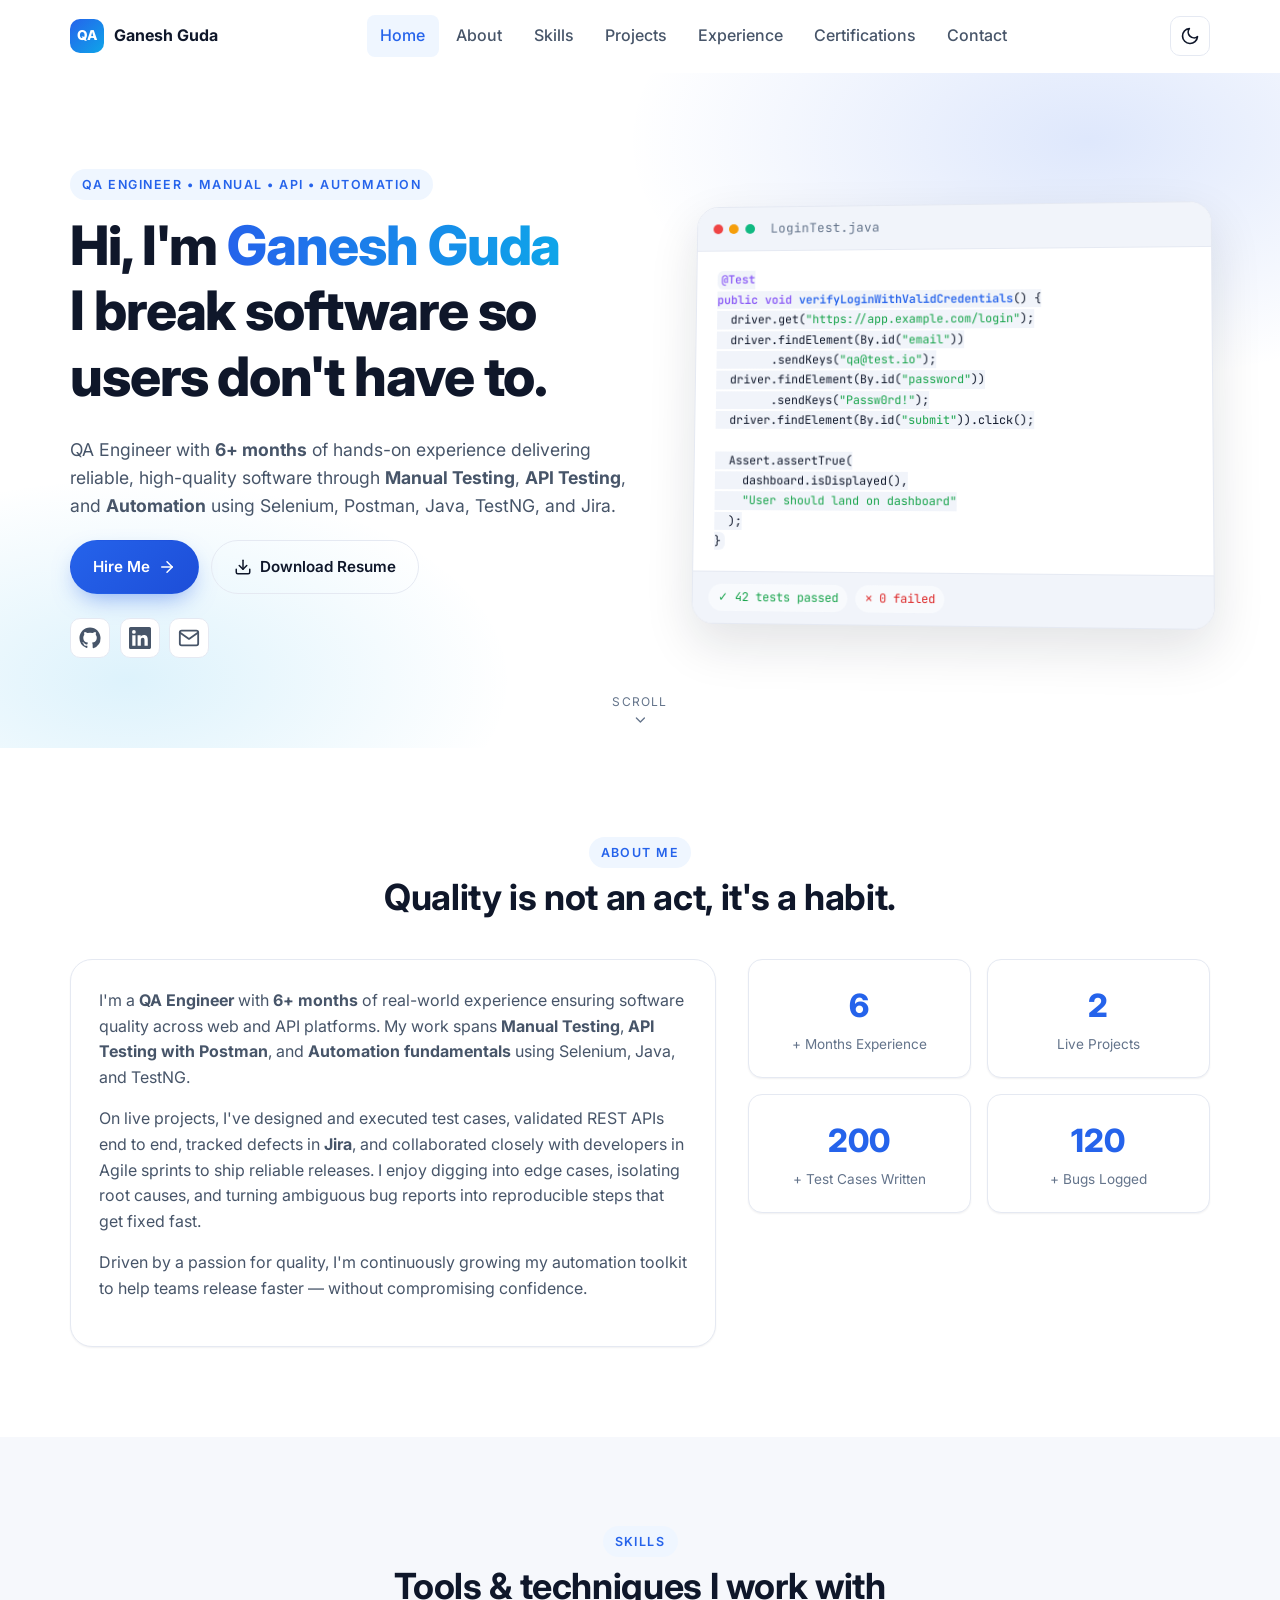
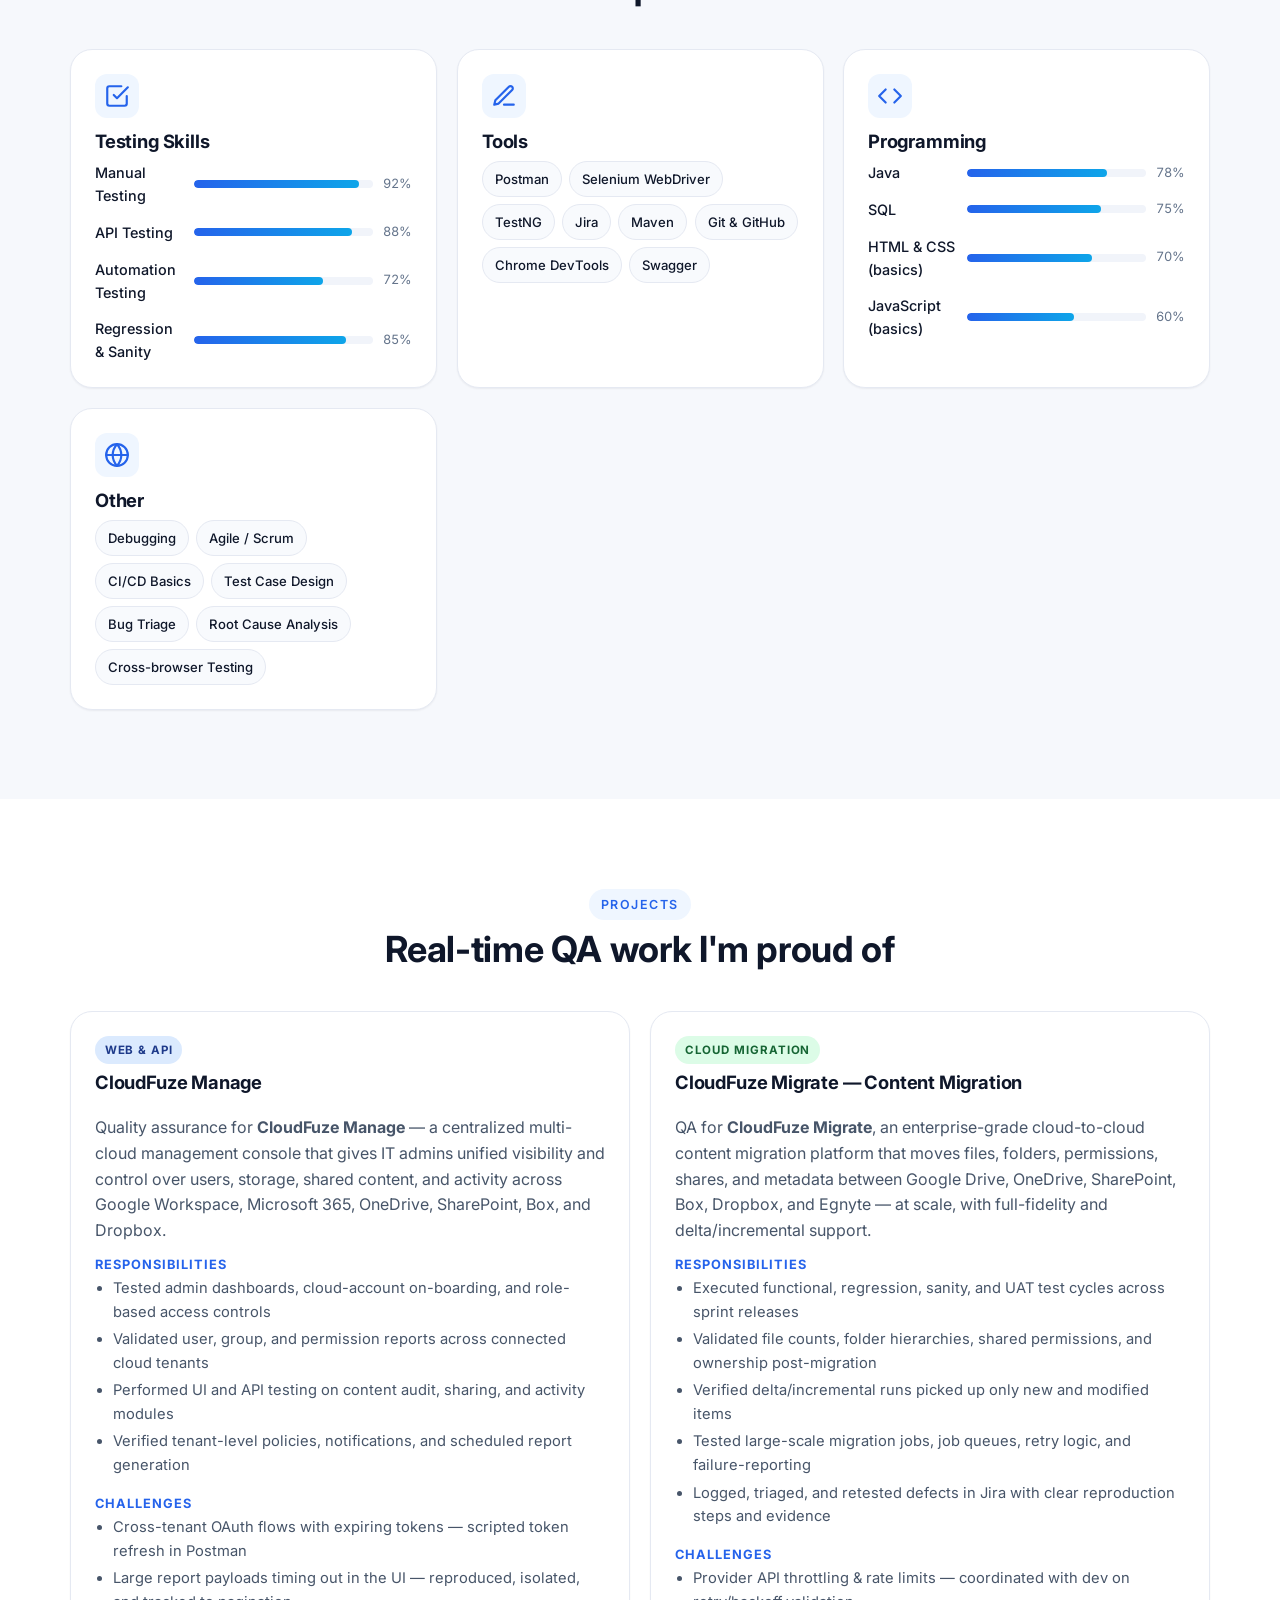
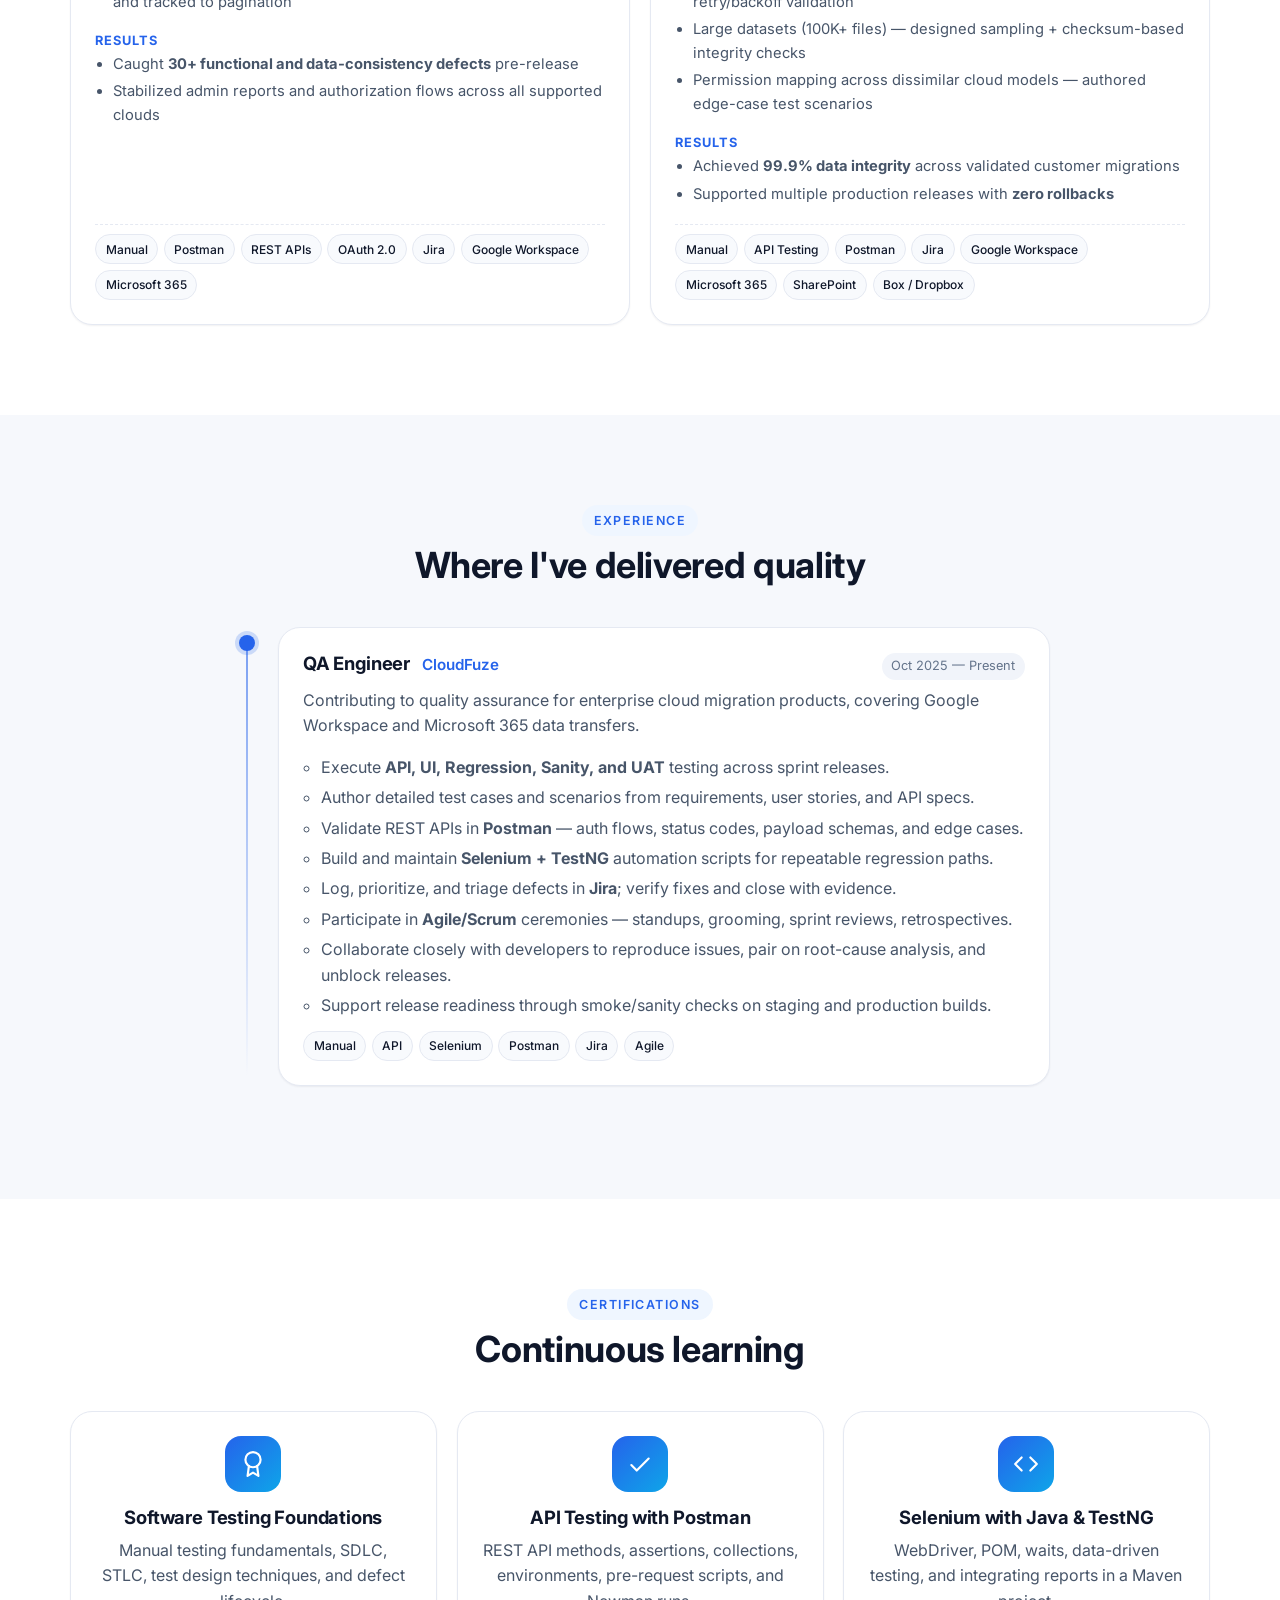
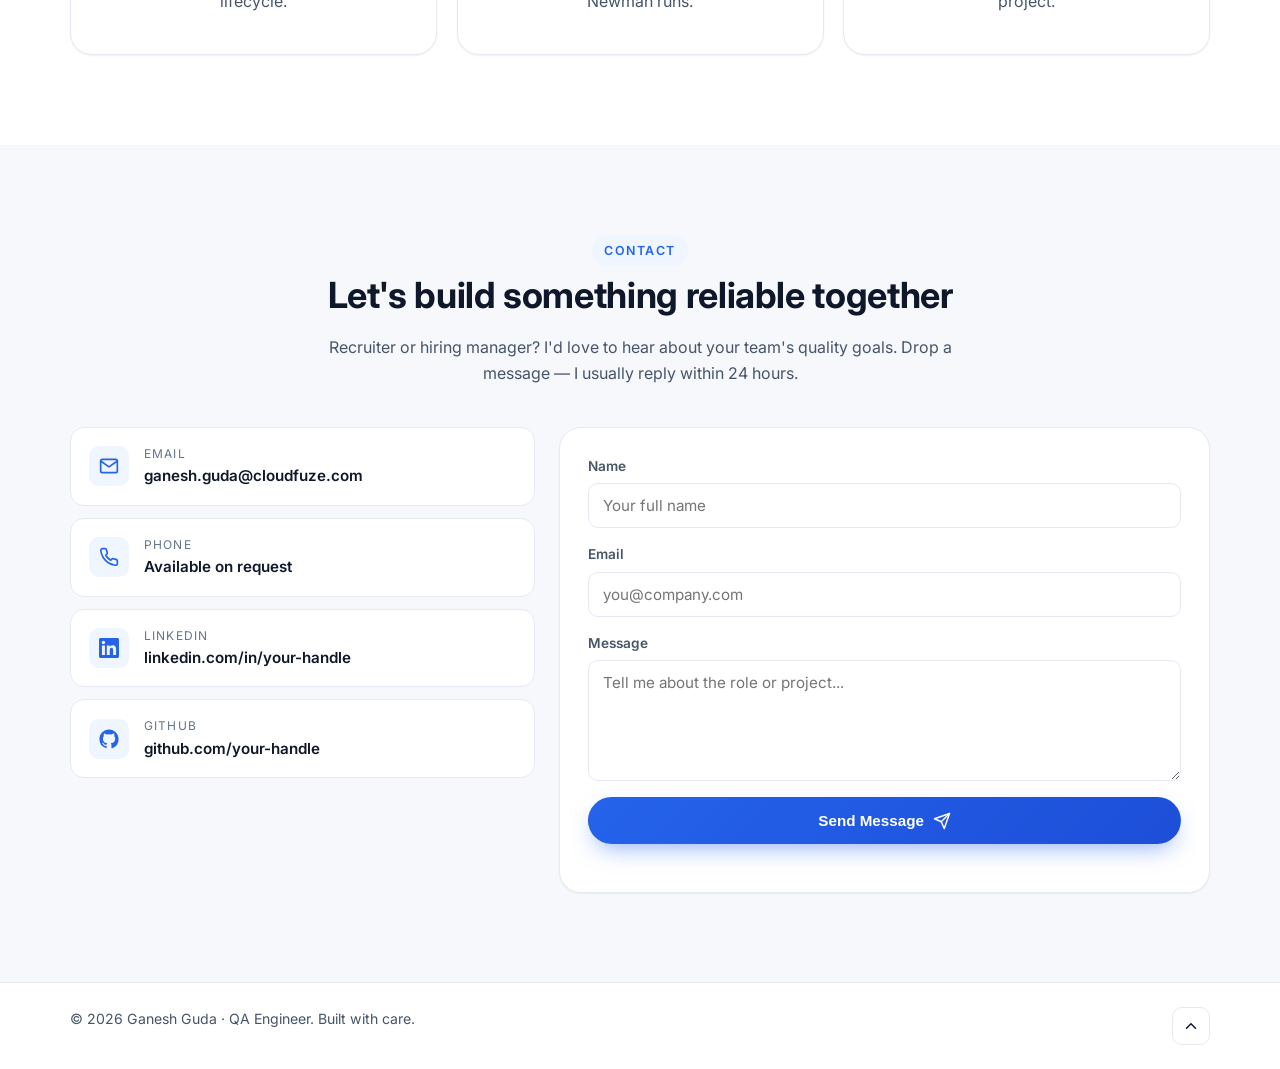
<file: index.html>
<!DOCTYPE html>
<html lang="en" data-theme="light">
<head>
  <meta charset="UTF-8" />
  <meta name="viewport" content="width=device-width, initial-scale=1.0" />
  <meta name="description" content="QA Engineer portfolio — Manual Testing, API Testing, and Automation with Selenium, Postman, Java, TestNG, and Jira." />
  <title>Ganesh Guda | QA Engineer Portfolio</title>
  <link rel="preconnect" href="https://fonts.googleapis.com" />
  <link rel="preconnect" href="https://fonts.gstatic.com" crossorigin />
  <link href="https://fonts.googleapis.com/css2?family=Inter:wght@400;500;600;700;800&family=JetBrains+Mono:wght@400;600&display=swap" rel="stylesheet" />
  <link rel="stylesheet" href="css/style.css" />
</head>
<body>
  <!-- Navigation -->
  <header class="nav" id="nav">
    <div class="container nav__inner">
      <a href="#home" class="nav__logo">
        <span class="logo-mark">QA</span>
        <span class="logo-text">Ganesh Guda</span>
      </a>
      <nav class="nav__links" aria-label="Primary">
        <a href="#home">Home</a>
        <a href="#about">About</a>
        <a href="#skills">Skills</a>
        <a href="#projects">Projects</a>
        <a href="#experience">Experience</a>
        <a href="#certifications">Certifications</a>
        <a href="#contact">Contact</a>
      </nav>
      <div class="nav__actions">
        <button id="themeToggle" class="icon-btn" aria-label="Toggle theme" title="Toggle theme">
          <svg class="icon-sun" width="20" height="20" viewBox="0 0 24 24" fill="none" stroke="currentColor" stroke-width="2" stroke-linecap="round" stroke-linejoin="round"><circle cx="12" cy="12" r="4"/><path d="M12 2v2M12 20v2M4.93 4.93l1.41 1.41M17.66 17.66l1.41 1.41M2 12h2M20 12h2M4.93 19.07l1.41-1.41M17.66 6.34l1.41-1.41"/></svg>
          <svg class="icon-moon" width="20" height="20" viewBox="0 0 24 24" fill="none" stroke="currentColor" stroke-width="2" stroke-linecap="round" stroke-linejoin="round"><path d="M21 12.79A9 9 0 1 1 11.21 3 7 7 0 0 0 21 12.79z"/></svg>
        </button>
        <button id="menuToggle" class="icon-btn menu-btn" aria-label="Toggle menu" aria-expanded="false">
          <svg width="22" height="22" viewBox="0 0 24 24" fill="none" stroke="currentColor" stroke-width="2" stroke-linecap="round" stroke-linejoin="round"><line x1="3" y1="6" x2="21" y2="6"/><line x1="3" y1="12" x2="21" y2="12"/><line x1="3" y1="18" x2="21" y2="18"/></svg>
        </button>
      </div>
    </div>
  </header>

  <!-- Hero -->
  <section id="home" class="hero">
    <div class="container hero__inner">
      <div class="hero__content reveal">
        <span class="eyebrow">QA Engineer &bull; Manual &bull; API &bull; Automation</span>
        <h1 class="hero__title">
          Hi, I'm <span class="gradient-text">Ganesh Guda</span><br />
          I break software so users don't have to.
        </h1>
        <p class="hero__subtitle">
          QA Engineer with <strong>6+ months</strong> of hands-on experience delivering reliable,
          high-quality software through <strong>Manual Testing</strong>, <strong>API Testing</strong>,
          and <strong>Automation</strong> using Selenium, Postman, Java, TestNG, and Jira.
        </p>
        <div class="hero__cta">
          <a href="#contact" class="btn btn--primary">
            <span>Hire Me</span>
            <svg width="18" height="18" viewBox="0 0 24 24" fill="none" stroke="currentColor" stroke-width="2" stroke-linecap="round" stroke-linejoin="round"><line x1="5" y1="12" x2="19" y2="12"/><polyline points="12 5 19 12 12 19"/></svg>
          </a>
          <a href="assets/resume.html" download="Ganesh_Guda_QA_Resume.html" class="btn btn--ghost">
            <svg width="18" height="18" viewBox="0 0 24 24" fill="none" stroke="currentColor" stroke-width="2" stroke-linecap="round" stroke-linejoin="round"><path d="M21 15v4a2 2 0 0 1-2 2H5a2 2 0 0 1-2-2v-4"/><polyline points="7 10 12 15 17 10"/><line x1="12" y1="15" x2="12" y2="3"/></svg>
            <span>Download Resume</span>
          </a>
        </div>
        <div class="hero__socials">
          <a href="https://github.com/" target="_blank" rel="noopener" aria-label="GitHub">
            <svg width="22" height="22" viewBox="0 0 24 24" fill="currentColor"><path d="M12 .5C5.65.5.5 5.65.5 12a11.5 11.5 0 0 0 7.86 10.92c.58.1.79-.25.79-.56v-2c-3.2.7-3.87-1.37-3.87-1.37-.52-1.33-1.27-1.69-1.27-1.69-1.04-.71.08-.7.08-.7 1.15.08 1.76 1.18 1.76 1.18 1.02 1.76 2.68 1.25 3.34.95.1-.74.4-1.25.73-1.54-2.55-.29-5.24-1.28-5.24-5.68 0-1.26.45-2.29 1.18-3.09-.12-.29-.51-1.46.11-3.05 0 0 .97-.31 3.18 1.18a11 11 0 0 1 5.78 0c2.21-1.49 3.18-1.18 3.18-1.18.62 1.59.23 2.76.11 3.05.74.8 1.18 1.83 1.18 3.09 0 4.41-2.7 5.39-5.27 5.67.41.36.78 1.06.78 2.14v3.17c0 .31.21.67.8.56A11.5 11.5 0 0 0 23.5 12C23.5 5.65 18.35.5 12 .5z"/></svg>
          </a>
          <a href="https://www.linkedin.com/" target="_blank" rel="noopener" aria-label="LinkedIn">
            <svg width="22" height="22" viewBox="0 0 24 24" fill="currentColor"><path d="M20.45 20.45h-3.55v-5.57c0-1.33-.03-3.04-1.85-3.04-1.85 0-2.14 1.45-2.14 2.94v5.67H9.36V9h3.41v1.56h.05c.48-.9 1.64-1.85 3.38-1.85 3.61 0 4.28 2.38 4.28 5.47v6.27zM5.34 7.43a2.06 2.06 0 1 1 0-4.12 2.06 2.06 0 0 1 0 4.12zM7.12 20.45H3.56V9h3.56v11.45zM22.23 0H1.77C.79 0 0 .78 0 1.73v20.53C0 23.22.79 24 1.77 24h20.46c.98 0 1.77-.78 1.77-1.73V1.73C24 .78 23.21 0 22.23 0z"/></svg>
          </a>
          <a href="mailto:ganesh.guda@cloudfuze.com" aria-label="Email">
            <svg width="22" height="22" viewBox="0 0 24 24" fill="none" stroke="currentColor" stroke-width="2" stroke-linecap="round" stroke-linejoin="round"><path d="M4 4h16c1.1 0 2 .9 2 2v12c0 1.1-.9 2-2 2H4c-1.1 0-2-.9-2-2V6c0-1.1.9-2 2-2z"/><polyline points="22,6 12,13 2,6"/></svg>
          </a>
        </div>
      </div>
      <div class="hero__visual reveal">
        <div class="code-card">
          <div class="code-card__head">
            <span class="dot dot--red"></span>
            <span class="dot dot--yellow"></span>
            <span class="dot dot--green"></span>
            <span class="code-card__title">LoginTest.java</span>
          </div>
          <pre class="code-card__body"><code><span class="k">@Test</span>
<span class="k">public void</span> <span class="f">verifyLoginWithValidCredentials</span>() {
  driver.get(<span class="s">"https://app.example.com/login"</span>);
  driver.findElement(By.id(<span class="s">"email"</span>))
        .sendKeys(<span class="s">"qa@test.io"</span>);
  driver.findElement(By.id(<span class="s">"password"</span>))
        .sendKeys(<span class="s">"Passw0rd!"</span>);
  driver.findElement(By.id(<span class="s">"submit"</span>)).click();

  Assert.assertTrue(
    dashboard.isDisplayed(),
    <span class="s">"User should land on dashboard"</span>
  );
}</code></pre>
          <div class="code-card__footer">
            <span class="pill pill--pass">&#10003; 42 tests passed</span>
            <span class="pill pill--fail">&#10005; 0 failed</span>
          </div>
        </div>
      </div>
    </div>
    <div class="hero__scroll" aria-hidden="true">
      <span>Scroll</span>
      <svg width="16" height="16" viewBox="0 0 24 24" fill="none" stroke="currentColor" stroke-width="2" stroke-linecap="round" stroke-linejoin="round"><polyline points="6 9 12 15 18 9"/></svg>
    </div>
  </section>

  <!-- About -->
  <section id="about" class="section">
    <div class="container">
      <header class="section__head reveal">
        <span class="eyebrow">About Me</span>
        <h2>Quality is not an act, it's a habit.</h2>
      </header>
      <div class="about__grid">
        <div class="about__card reveal">
          <p>
            I'm a <strong>QA Engineer</strong> with <strong>6+ months</strong> of real-world
            experience ensuring software quality across web and API platforms. My work spans
            <strong>Manual Testing</strong>, <strong>API Testing with Postman</strong>, and
            <strong>Automation fundamentals</strong> using Selenium, Java, and TestNG.
          </p>
          <p>
            On live projects, I've designed and executed test cases, validated REST APIs end to end,
            tracked defects in <strong>Jira</strong>, and collaborated closely with developers in
            Agile sprints to ship reliable releases. I enjoy digging into edge cases, isolating root
            causes, and turning ambiguous bug reports into reproducible steps that get fixed fast.
          </p>
          <p>
            Driven by a passion for quality, I'm continuously growing my automation toolkit to help
            teams release faster &mdash; without compromising confidence.
          </p>
        </div>
        <aside class="about__stats">
          <div class="stat reveal"><strong data-count="6">0</strong><span>+ Months Experience</span></div>
          <div class="stat reveal"><strong data-count="2">0</strong><span>Live Projects</span></div>
          <div class="stat reveal"><strong data-count="200">0</strong><span>+ Test Cases Written</span></div>
          <div class="stat reveal"><strong data-count="120">0</strong><span>+ Bugs Logged</span></div>
        </aside>
      </div>
    </div>
  </section>

  <!-- Skills -->
  <section id="skills" class="section section--alt">
    <div class="container">
      <header class="section__head reveal">
        <span class="eyebrow">Skills</span>
        <h2>Tools &amp; techniques I work with</h2>
      </header>

      <div class="skills__grid">
        <article class="skill-card reveal">
          <div class="skill-card__icon">
            <svg width="26" height="26" viewBox="0 0 24 24" fill="none" stroke="currentColor" stroke-width="2" stroke-linecap="round" stroke-linejoin="round"><path d="M9 11l3 3L22 4"/><path d="M21 12v7a2 2 0 0 1-2 2H5a2 2 0 0 1-2-2V5a2 2 0 0 1 2-2h11"/></svg>
          </div>
          <h3>Testing Skills</h3>
          <ul class="bars">
            <li><span class="bar-label">Manual Testing</span><span class="bar"><i data-level="92"></i></span><span class="bar-val">92%</span></li>
            <li><span class="bar-label">API Testing</span><span class="bar"><i data-level="88"></i></span><span class="bar-val">88%</span></li>
            <li><span class="bar-label">Automation Testing</span><span class="bar"><i data-level="72"></i></span><span class="bar-val">72%</span></li>
            <li><span class="bar-label">Regression &amp; Sanity</span><span class="bar"><i data-level="85"></i></span><span class="bar-val">85%</span></li>
          </ul>
        </article>

        <article class="skill-card reveal">
          <div class="skill-card__icon">
            <svg width="26" height="26" viewBox="0 0 24 24" fill="none" stroke="currentColor" stroke-width="2" stroke-linecap="round" stroke-linejoin="round"><path d="M12 20h9"/><path d="M16.5 3.5a2.12 2.12 0 1 1 3 3L7 19l-4 1 1-4z"/></svg>
          </div>
          <h3>Tools</h3>
          <div class="chips">
            <span class="chip">Postman</span>
            <span class="chip">Selenium WebDriver</span>
            <span class="chip">TestNG</span>
            <span class="chip">Jira</span>
            <span class="chip">Maven</span>
            <span class="chip">Git &amp; GitHub</span>
            <span class="chip">Chrome DevTools</span>
            <span class="chip">Swagger</span>
          </div>
        </article>

        <article class="skill-card reveal">
          <div class="skill-card__icon">
            <svg width="26" height="26" viewBox="0 0 24 24" fill="none" stroke="currentColor" stroke-width="2" stroke-linecap="round" stroke-linejoin="round"><polyline points="16 18 22 12 16 6"/><polyline points="8 6 2 12 8 18"/></svg>
          </div>
          <h3>Programming</h3>
          <ul class="bars">
            <li><span class="bar-label">Java</span><span class="bar"><i data-level="78"></i></span><span class="bar-val">78%</span></li>
            <li><span class="bar-label">SQL</span><span class="bar"><i data-level="75"></i></span><span class="bar-val">75%</span></li>
            <li><span class="bar-label">HTML &amp; CSS (basics)</span><span class="bar"><i data-level="70"></i></span><span class="bar-val">70%</span></li>
            <li><span class="bar-label">JavaScript (basics)</span><span class="bar"><i data-level="60"></i></span><span class="bar-val">60%</span></li>
          </ul>
        </article>

        <article class="skill-card reveal">
          <div class="skill-card__icon">
            <svg width="26" height="26" viewBox="0 0 24 24" fill="none" stroke="currentColor" stroke-width="2" stroke-linecap="round" stroke-linejoin="round"><circle cx="12" cy="12" r="10"/><path d="M2 12h20M12 2a15.3 15.3 0 0 1 4 10 15.3 15.3 0 0 1-4 10 15.3 15.3 0 0 1-4-10 15.3 15.3 0 0 1 4-10z"/></svg>
          </div>
          <h3>Other</h3>
          <div class="chips">
            <span class="chip">Debugging</span>
            <span class="chip">Agile / Scrum</span>
            <span class="chip">CI/CD Basics</span>
            <span class="chip">Test Case Design</span>
            <span class="chip">Bug Triage</span>
            <span class="chip">Root Cause Analysis</span>
            <span class="chip">Cross-browser Testing</span>
          </div>
        </article>
      </div>
    </div>
  </section>

  <!-- Projects -->
  <section id="projects" class="section">
    <div class="container">
      <header class="section__head reveal">
        <span class="eyebrow">Projects</span>
        <h2>Real-time QA work I'm proud of</h2>
      </header>

      <div class="projects__grid">
        <!-- Project 1: CloudFuze Manage -->
        <article class="project-card reveal">
          <header class="project-card__head">
            <span class="tag tag--auto">Web &amp; API</span>
            <h3>CloudFuze Manage</h3>
          </header>
          <p class="project-card__desc">
            Quality assurance for <strong>CloudFuze Manage</strong> &mdash; a centralized
            multi-cloud management console that gives IT admins unified visibility and control
            over users, storage, shared content, and activity across Google Workspace, Microsoft
            365, OneDrive, SharePoint, Box, and Dropbox.
          </p>
          <div class="project-card__meta">
            <div>
              <h4>Responsibilities</h4>
              <ul>
                <li>Tested admin dashboards, cloud-account on-boarding, and role-based access controls</li>
                <li>Validated user, group, and permission reports across connected cloud tenants</li>
                <li>Performed UI and API testing on content audit, sharing, and activity modules</li>
                <li>Verified tenant-level policies, notifications, and scheduled report generation</li>
              </ul>
            </div>
            <div>
              <h4>Challenges</h4>
              <ul>
                <li>Cross-tenant OAuth flows with expiring tokens &mdash; scripted token refresh in Postman</li>
                <li>Large report payloads timing out in the UI &mdash; reproduced, isolated, and tracked to pagination</li>
              </ul>
            </div>
            <div>
              <h4>Results</h4>
              <ul>
                <li>Caught <strong>30+ functional and data-consistency defects</strong> pre-release</li>
                <li>Stabilized admin reports and authorization flows across all supported clouds</li>
              </ul>
            </div>
          </div>
          <footer class="project-card__foot">
            <span class="chip chip--sm">Manual</span>
            <span class="chip chip--sm">Postman</span>
            <span class="chip chip--sm">REST APIs</span>
            <span class="chip chip--sm">OAuth 2.0</span>
            <span class="chip chip--sm">Jira</span>
            <span class="chip chip--sm">Google Workspace</span>
            <span class="chip chip--sm">Microsoft 365</span>
          </footer>
        </article>

        <!-- Project 2: CloudFuze Migrate (Content Migration) -->
        <article class="project-card reveal">
          <header class="project-card__head">
            <span class="tag tag--cloud">Cloud Migration</span>
            <h3>CloudFuze Migrate &mdash; Content Migration</h3>
          </header>
          <p class="project-card__desc">
            QA for <strong>CloudFuze Migrate</strong>, an enterprise-grade cloud-to-cloud content
            migration platform that moves files, folders, permissions, shares, and metadata between
            Google Drive, OneDrive, SharePoint, Box, Dropbox, and Egnyte &mdash; at scale, with
            full-fidelity and delta/incremental support.
          </p>
          <div class="project-card__meta">
            <div>
              <h4>Responsibilities</h4>
              <ul>
                <li>Executed functional, regression, sanity, and UAT test cycles across sprint releases</li>
                <li>Validated file counts, folder hierarchies, shared permissions, and ownership post-migration</li>
                <li>Verified delta/incremental runs picked up only new and modified items</li>
                <li>Tested large-scale migration jobs, job queues, retry logic, and failure-reporting</li>
                <li>Logged, triaged, and retested defects in Jira with clear reproduction steps and evidence</li>
              </ul>
            </div>
            <div>
              <h4>Challenges</h4>
              <ul>
                <li>Provider API throttling &amp; rate limits &mdash; coordinated with dev on retry/backoff validation</li>
                <li>Large datasets (100K+ files) &mdash; designed sampling + checksum-based integrity checks</li>
                <li>Permission mapping across dissimilar cloud models &mdash; authored edge-case test scenarios</li>
              </ul>
            </div>
            <div>
              <h4>Results</h4>
              <ul>
                <li>Achieved <strong>99.9% data integrity</strong> across validated customer migrations</li>
                <li>Supported multiple production releases with <strong>zero rollbacks</strong></li>
              </ul>
            </div>
          </div>
          <footer class="project-card__foot">
            <span class="chip chip--sm">Manual</span>
            <span class="chip chip--sm">API Testing</span>
            <span class="chip chip--sm">Postman</span>
            <span class="chip chip--sm">Jira</span>
            <span class="chip chip--sm">Google Workspace</span>
            <span class="chip chip--sm">Microsoft 365</span>
            <span class="chip chip--sm">SharePoint</span>
            <span class="chip chip--sm">Box / Dropbox</span>
          </footer>
        </article>
      </div>
    </div>
  </section>

  <!-- Experience -->
  <section id="experience" class="section section--alt">
    <div class="container">
      <header class="section__head reveal">
        <span class="eyebrow">Experience</span>
        <h2>Where I've delivered quality</h2>
      </header>

      <ol class="timeline">
        <li class="timeline__item reveal">
          <div class="timeline__dot"></div>
          <div class="timeline__card">
            <div class="timeline__meta">
              <h3>QA Engineer</h3>
              <span class="timeline__company">CloudFuze</span>
              <span class="timeline__date">Oct 2025 &mdash; Present</span>
            </div>
            <p>
              Contributing to quality assurance for enterprise cloud migration products, covering
              Google Workspace and Microsoft 365 data transfers.
            </p>
            <ul class="timeline__list">
              <li>Execute <strong>API, UI, Regression, Sanity, and UAT</strong> testing across sprint releases.</li>
              <li>Author detailed test cases and scenarios from requirements, user stories, and API specs.</li>
              <li>Validate REST APIs in <strong>Postman</strong> &mdash; auth flows, status codes, payload schemas, and edge cases.</li>
              <li>Build and maintain <strong>Selenium + TestNG</strong> automation scripts for repeatable regression paths.</li>
              <li>Log, prioritize, and triage defects in <strong>Jira</strong>; verify fixes and close with evidence.</li>
              <li>Participate in <strong>Agile/Scrum</strong> ceremonies &mdash; standups, grooming, sprint reviews, retrospectives.</li>
              <li>Collaborate closely with developers to reproduce issues, pair on root-cause analysis, and unblock releases.</li>
              <li>Support release readiness through smoke/sanity checks on staging and production builds.</li>
            </ul>
            <div class="timeline__chips">
              <span class="chip chip--sm">Manual</span>
              <span class="chip chip--sm">API</span>
              <span class="chip chip--sm">Selenium</span>
              <span class="chip chip--sm">Postman</span>
              <span class="chip chip--sm">Jira</span>
              <span class="chip chip--sm">Agile</span>
            </div>
          </div>
        </li>
      </ol>
    </div>
  </section>

  <!-- Certifications -->
  <section id="certifications" class="section">
    <div class="container">
      <header class="section__head reveal">
        <span class="eyebrow">Certifications</span>
        <h2>Continuous learning</h2>
      </header>
      <div class="cert__grid">
        <div class="cert-card reveal">
          <div class="cert-card__badge">
            <svg width="26" height="26" viewBox="0 0 24 24" fill="none" stroke="currentColor" stroke-width="2" stroke-linecap="round" stroke-linejoin="round"><circle cx="12" cy="8" r="7"/><polyline points="8.21 13.89 7 23 12 20 17 23 15.79 13.88"/></svg>
          </div>
          <h3>Software Testing Foundations</h3>
          <p>Manual testing fundamentals, SDLC, STLC, test design techniques, and defect lifecycle.</p>
        </div>
        <div class="cert-card reveal">
          <div class="cert-card__badge">
            <svg width="26" height="26" viewBox="0 0 24 24" fill="none" stroke="currentColor" stroke-width="2" stroke-linecap="round" stroke-linejoin="round"><path d="M20 7L9 18l-5-5"/></svg>
          </div>
          <h3>API Testing with Postman</h3>
          <p>REST API methods, assertions, collections, environments, pre-request scripts, and Newman runs.</p>
        </div>
        <div class="cert-card reveal">
          <div class="cert-card__badge">
            <svg width="26" height="26" viewBox="0 0 24 24" fill="none" stroke="currentColor" stroke-width="2" stroke-linecap="round" stroke-linejoin="round"><polyline points="16 18 22 12 16 6"/><polyline points="8 6 2 12 8 18"/></svg>
          </div>
          <h3>Selenium with Java &amp; TestNG</h3>
          <p>WebDriver, POM, waits, data-driven testing, and integrating reports in a Maven project.</p>
        </div>
      </div>
    </div>
  </section>

  <!-- Contact -->
  <section id="contact" class="section section--alt">
    <div class="container">
      <header class="section__head reveal">
        <span class="eyebrow">Contact</span>
        <h2>Let's build something reliable together</h2>
        <p class="section__lead">
          Recruiter or hiring manager? I'd love to hear about your team's quality goals. Drop a
          message &mdash; I usually reply within 24 hours.
        </p>
      </header>

      <div class="contact__grid">
        <aside class="contact__info reveal">
          <a class="contact__row" href="mailto:ganesh.guda@cloudfuze.com">
            <div class="contact__icon">
              <svg width="20" height="20" viewBox="0 0 24 24" fill="none" stroke="currentColor" stroke-width="2" stroke-linecap="round" stroke-linejoin="round"><path d="M4 4h16c1.1 0 2 .9 2 2v12c0 1.1-.9 2-2 2H4c-1.1 0-2-.9-2-2V6c0-1.1.9-2 2-2z"/><polyline points="22,6 12,13 2,6"/></svg>
            </div>
            <div>
              <span>Email</span>
              <strong>ganesh.guda@cloudfuze.com</strong>
            </div>
          </a>
          <a class="contact__row" href="tel:+910000000000">
            <div class="contact__icon">
              <svg width="20" height="20" viewBox="0 0 24 24" fill="none" stroke="currentColor" stroke-width="2" stroke-linecap="round" stroke-linejoin="round"><path d="M22 16.92v3a2 2 0 0 1-2.18 2 19.8 19.8 0 0 1-8.63-3.07 19.5 19.5 0 0 1-6-6A19.8 19.8 0 0 1 2.12 4.18 2 2 0 0 1 4.11 2h3a2 2 0 0 1 2 1.72c.13.96.37 1.9.72 2.81a2 2 0 0 1-.45 2.11L8.09 9.91a16 16 0 0 0 6 6l1.27-1.27a2 2 0 0 1 2.11-.45c.91.35 1.85.59 2.81.72A2 2 0 0 1 22 16.92z"/></svg>
            </div>
            <div>
              <span>Phone</span>
              <strong>Available on request</strong>
            </div>
          </a>
          <a class="contact__row" href="https://www.linkedin.com/" target="_blank" rel="noopener">
            <div class="contact__icon">
              <svg width="20" height="20" viewBox="0 0 24 24" fill="currentColor"><path d="M20.45 20.45h-3.55v-5.57c0-1.33-.03-3.04-1.85-3.04-1.85 0-2.14 1.45-2.14 2.94v5.67H9.36V9h3.41v1.56h.05c.48-.9 1.64-1.85 3.38-1.85 3.61 0 4.28 2.38 4.28 5.47v6.27zM5.34 7.43a2.06 2.06 0 1 1 0-4.12 2.06 2.06 0 0 1 0 4.12zM7.12 20.45H3.56V9h3.56v11.45zM22.23 0H1.77C.79 0 0 .78 0 1.73v20.53C0 23.22.79 24 1.77 24h20.46c.98 0 1.77-.78 1.77-1.73V1.73C24 .78 23.21 0 22.23 0z"/></svg>
            </div>
            <div>
              <span>LinkedIn</span>
              <strong>linkedin.com/in/your-handle</strong>
            </div>
          </a>
          <a class="contact__row" href="https://github.com/" target="_blank" rel="noopener">
            <div class="contact__icon">
              <svg width="20" height="20" viewBox="0 0 24 24" fill="currentColor"><path d="M12 .5C5.65.5.5 5.65.5 12a11.5 11.5 0 0 0 7.86 10.92c.58.1.79-.25.79-.56v-2c-3.2.7-3.87-1.37-3.87-1.37-.52-1.33-1.27-1.69-1.27-1.69-1.04-.71.08-.7.08-.7 1.15.08 1.76 1.18 1.76 1.18 1.02 1.76 2.68 1.25 3.34.95.1-.74.4-1.25.73-1.54-2.55-.29-5.24-1.28-5.24-5.68 0-1.26.45-2.29 1.18-3.09-.12-.29-.51-1.46.11-3.05 0 0 .97-.31 3.18 1.18a11 11 0 0 1 5.78 0c2.21-1.49 3.18-1.18 3.18-1.18.62 1.59.23 2.76.11 3.05.74.8 1.18 1.83 1.18 3.09 0 4.41-2.7 5.39-5.27 5.67.41.36.78 1.06.78 2.14v3.17c0 .31.21.67.8.56A11.5 11.5 0 0 0 23.5 12C23.5 5.65 18.35.5 12 .5z"/></svg>
            </div>
            <div>
              <span>GitHub</span>
              <strong>github.com/your-handle</strong>
            </div>
          </a>
        </aside>

        <form class="contact__form reveal" id="contactForm" novalidate>
          <div class="field">
            <label for="name">Name</label>
            <input type="text" id="name" name="name" placeholder="Your full name" required />
            <small class="error" data-for="name"></small>
          </div>
          <div class="field">
            <label for="email">Email</label>
            <input type="email" id="email" name="email" placeholder="you@company.com" required />
            <small class="error" data-for="email"></small>
          </div>
          <div class="field">
            <label for="message">Message</label>
            <textarea id="message" name="message" rows="5" placeholder="Tell me about the role or project..." required></textarea>
            <small class="error" data-for="message"></small>
          </div>
          <button type="submit" class="btn btn--primary btn--block">
            <span>Send Message</span>
            <svg width="18" height="18" viewBox="0 0 24 24" fill="none" stroke="currentColor" stroke-width="2" stroke-linecap="round" stroke-linejoin="round"><line x1="22" y1="2" x2="11" y2="13"/><polygon points="22 2 15 22 11 13 2 9 22 2"/></svg>
          </button>
          <p class="form__status" id="formStatus" role="status" aria-live="polite"></p>
        </form>
      </div>
    </div>
  </section>

  <footer class="footer">
    <div class="container footer__inner">
      <p>&copy; <span id="year"></span> Ganesh Guda &middot; QA Engineer. Built with care.</p>
      <a href="#home" class="footer__top" aria-label="Back to top">
        <svg width="18" height="18" viewBox="0 0 24 24" fill="none" stroke="currentColor" stroke-width="2" stroke-linecap="round" stroke-linejoin="round"><polyline points="18 15 12 9 6 15"/></svg>
      </a>
    </div>
  </footer>

  <script src="js/script.js"></script>
</body>
</html>
</file>
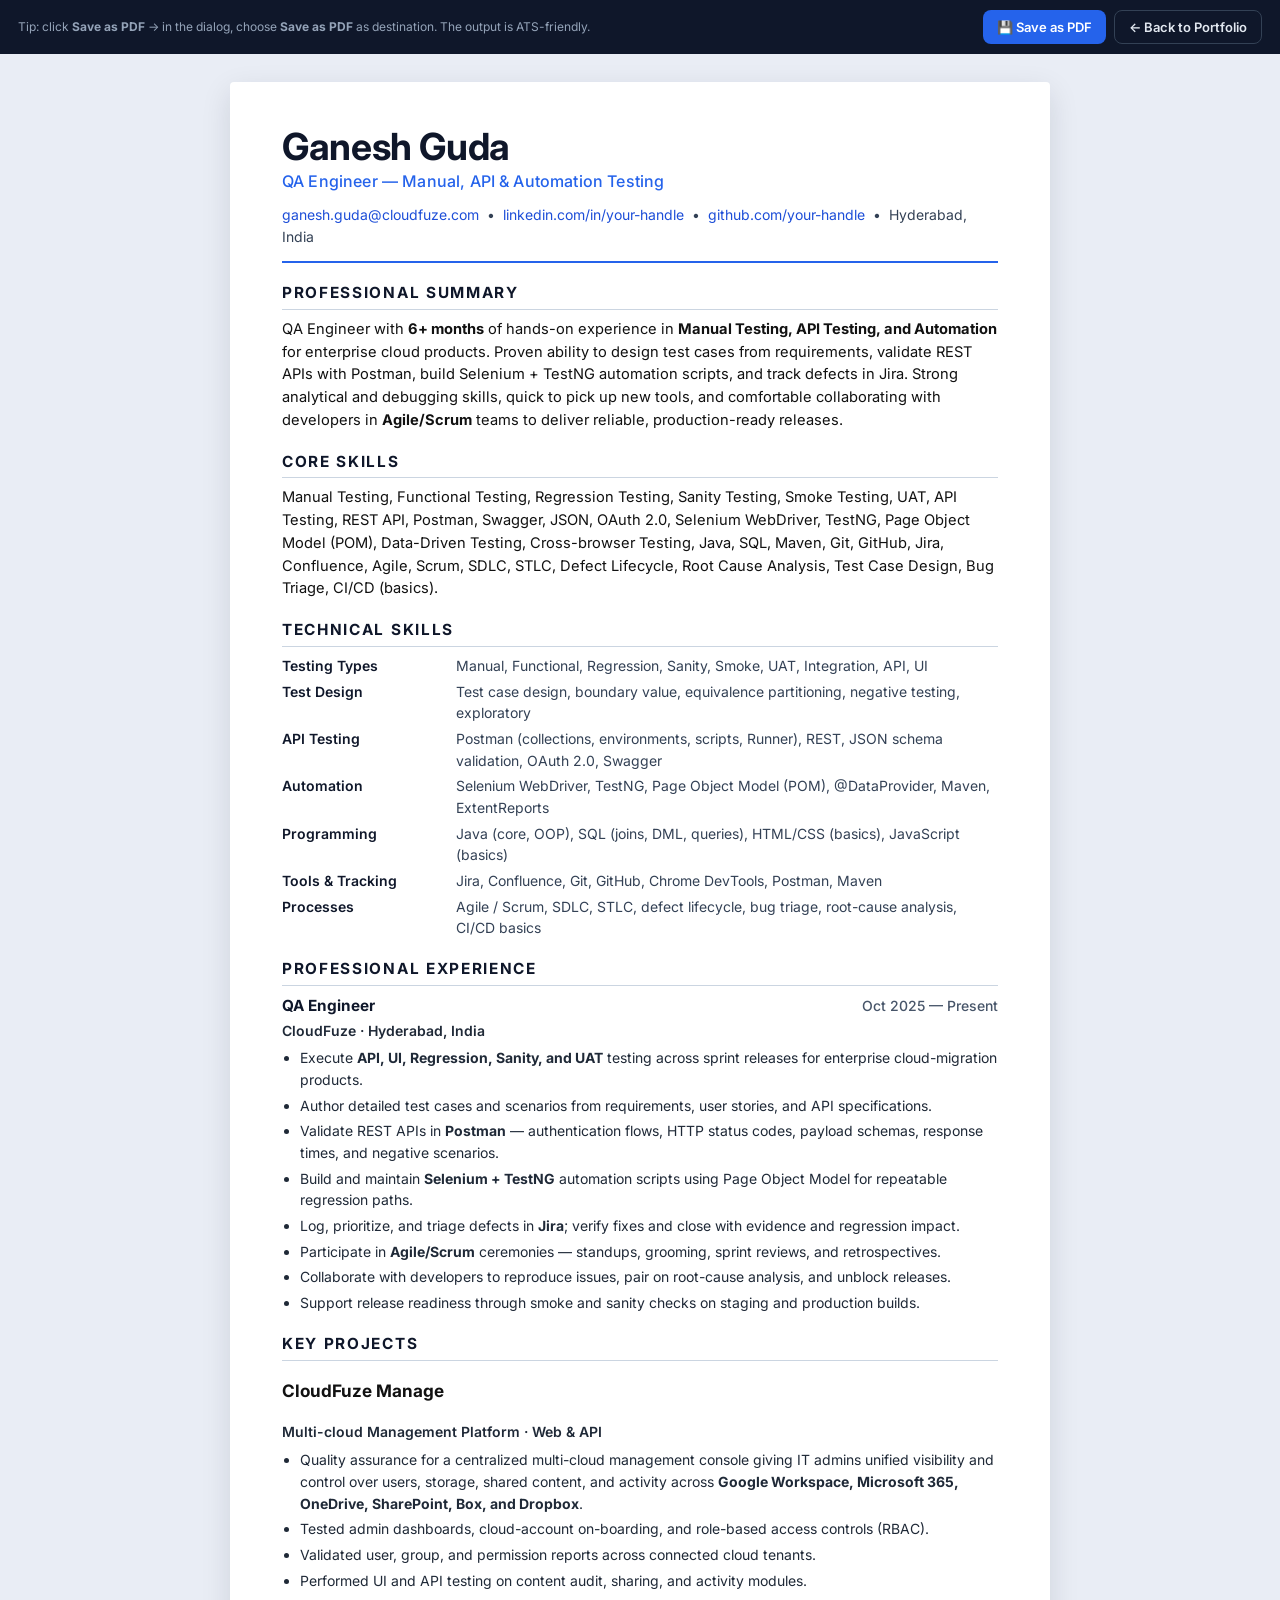
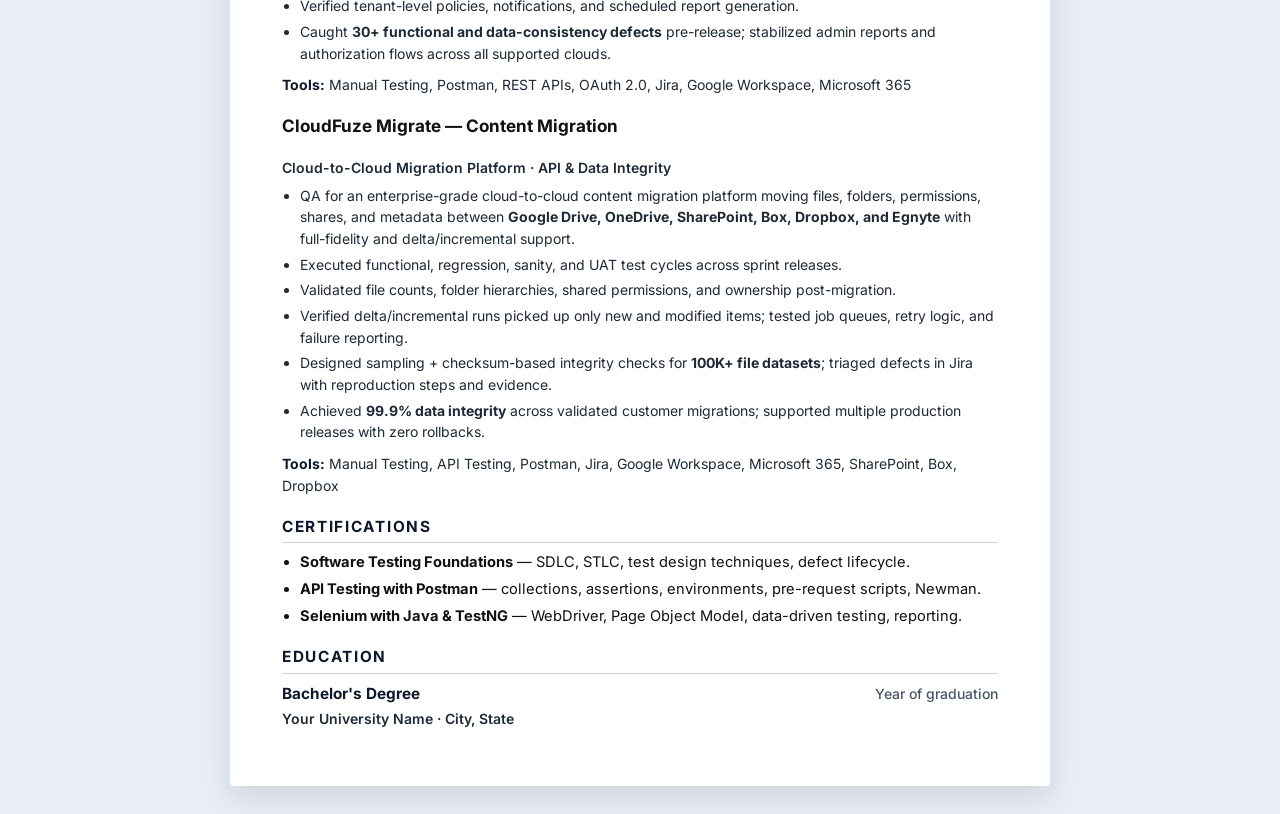
<file: assets/resume.html>
<!DOCTYPE html>
<html lang="en">
<head>
<meta charset="UTF-8" />
<meta name="viewport" content="width=device-width, initial-scale=1" />
<title>Ganesh Guda — QA Engineer Resume</title>
<meta name="description" content="Resume of Ganesh Guda — QA Engineer with experience in Manual Testing, API Testing, and Automation using Selenium, Postman, Java, TestNG, and Jira." />
<link rel="preconnect" href="https://fonts.googleapis.com" />
<link rel="preconnect" href="https://fonts.gstatic.com" crossorigin />
<link href="https://fonts.googleapis.com/css2?family=Inter:wght@400;500;600;700&display=swap" rel="stylesheet" />
<style>
  /* ---------- Reset / Base ---------- */
  * { box-sizing: border-box; }
  html, body { margin: 0; padding: 0; }
  body {
    font-family: "Inter", Arial, Helvetica, sans-serif;
    font-size: 11pt;
    line-height: 1.55;
    color: #111;
    background: #e9edf5;
    -webkit-font-smoothing: antialiased;
    -moz-osx-font-smoothing: grayscale;
  }
  a { color: #1d4ed8; text-decoration: none; }
  a:hover { text-decoration: underline; }
  ul { margin: 6px 0 10px 18px; padding: 0; }
  li { margin-bottom: 4px; }

  /* ---------- Toolbar (screen only) ---------- */
  .toolbar {
    position: sticky;
    top: 0;
    z-index: 10;
    display: flex;
    align-items: center;
    justify-content: space-between;
    gap: 12px;
    padding: 10px 18px;
    background: #0f172a;
    color: #e2e8f0;
    font-size: 13px;
  }
  .toolbar .hint { color: #94a3b8; font-size: 12px; }
  .toolbar .actions { display: flex; gap: 8px; }
  .btn {
    display: inline-flex;
    align-items: center;
    gap: 6px;
    padding: 8px 14px;
    background: #2563eb;
    color: #fff;
    border: 0;
    border-radius: 8px;
    font: 600 13px "Inter", Arial, sans-serif;
    cursor: pointer;
    transition: background 0.15s ease, transform 0.15s ease;
  }
  .btn:hover { background: #1d4ed8; transform: translateY(-1px); }
  .btn.ghost { background: transparent; color: #e2e8f0; border: 1px solid #334155; }
  .btn.ghost:hover { background: #1e293b; color: #fff; }

  /* ---------- Page (screen preview) ---------- */
  .page {
    max-width: 820px;
    margin: 28px auto;
    background: #fff;
    padding: 44px 52px;
    box-shadow: 0 10px 30px rgba(15, 23, 42, 0.12);
    border-radius: 4px;
  }

  /* ---------- Header ---------- */
  header.head { border-bottom: 2px solid #2563eb; padding-bottom: 14px; margin-bottom: 18px; }
  header.head h1 {
    margin: 0 0 2px;
    font-size: 28pt;
    font-weight: 700;
    letter-spacing: -0.01em;
    line-height: 1.1;
    color: #0f172a;
  }
  header.head .title {
    margin: 0 0 10px;
    font-size: 12pt;
    font-weight: 500;
    color: #2563eb;
    letter-spacing: 0.01em;
  }
  header.head .contact {
    margin: 0;
    font-size: 10.5pt;
    color: #334155;
  }
  header.head .contact a { color: #1d4ed8; }

  /* ---------- Sections ---------- */
  section { margin-top: 18px; }
  section h2 {
    font-size: 11.5pt;
    text-transform: uppercase;
    letter-spacing: 0.11em;
    font-weight: 700;
    color: #0f172a;
    margin: 0 0 8px;
    padding-bottom: 4px;
    border-bottom: 1px solid #cbd5e1;
  }
  p { margin: 0 0 8px; }

  /* ---------- Skill groups ---------- */
  .skills-row {
    margin: 0;
    display: grid;
    grid-template-columns: 160px 1fr;
    gap: 4px 14px;
    font-size: 10.5pt;
  }
  .skills-row dt { font-weight: 600; color: #0f172a; }
  .skills-row dd { margin: 0; color: #334155; }

  /* ---------- Experience / Project entries ---------- */
  .entry { margin-bottom: 12px; }
  .entry-head {
    display: flex;
    justify-content: space-between;
    align-items: baseline;
    gap: 10px;
    flex-wrap: wrap;
  }
  .entry-head h3 { margin: 0; font-size: 11.5pt; font-weight: 700; color: #0f172a; }
  .entry-head .meta { font-size: 10.5pt; color: #475569; font-weight: 500; }
  .entry-sub {
    margin: 2px 0 6px;
    font-size: 10.5pt;
    color: #2563eb;
    font-weight: 600;
  }
  .entry p, .entry ul { font-size: 10.5pt; color: #1f2937; }
  .tools {
    margin: 4px 0 0;
    font-size: 10pt;
    color: #475569;
  }
  .tools strong { color: #0f172a; }

  /* ---------- Print styles (ATS-friendly PDF) ---------- */
  @page { size: A4; margin: 14mm 16mm; }
  @media print {
    html, body { background: #fff !important; }
    body { font-size: 10.5pt; color: #000; }
    .toolbar, .no-print { display: none !important; }
    .page {
      max-width: none;
      margin: 0;
      padding: 0;
      box-shadow: none;
      border-radius: 0;
    }
    a { color: #000; text-decoration: none; }
    header.head { border-bottom: 1.5pt solid #000; }
    header.head h1 { color: #000; }
    header.head .title { color: #000; font-weight: 600; }
    section h2 { color: #000; border-bottom-color: #000; }
    .entry-head h3, .skills-row dt { color: #000; }
    .entry-sub { color: #000; }
    .tools, .entry-head .meta, .skills-row dd, p, li { color: #000; }
    section { break-inside: avoid; }
    .entry { break-inside: avoid; }
  }

  /* ---------- Small screens ---------- */
  @media (max-width: 720px) {
    .page { padding: 28px 22px; margin: 12px; }
    .skills-row { grid-template-columns: 1fr; }
    .skills-row dt { margin-top: 6px; }
    .entry-head { flex-direction: column; }
    .entry-head .meta { margin-top: 2px; }
  }
</style>
</head>
<body>

<!-- Toolbar (hidden in print) -->
<div class="toolbar no-print">
  <span class="hint">Tip: click <strong>Save as PDF</strong> &rarr; in the dialog, choose <strong>Save as PDF</strong> as destination. The output is ATS-friendly.</span>
  <div class="actions">
    <button class="btn" onclick="window.print()">&#128190; Save as PDF</button>
    <a class="btn ghost" href="../index.html">&larr; Back to Portfolio</a>
  </div>
</div>

<main class="page" role="main">

  <!-- ==================== HEADER ==================== -->
  <header class="head">
    <h1>Ganesh Guda</h1>
    <p class="title">QA Engineer &mdash; Manual, API &amp; Automation Testing</p>
    <p class="contact">
      <a href="mailto:ganesh.guda@cloudfuze.com">ganesh.guda@cloudfuze.com</a>
      &nbsp;&bull;&nbsp;
      <a href="https://www.linkedin.com/" target="_blank" rel="noopener">linkedin.com/in/your-handle</a>
      &nbsp;&bull;&nbsp;
      <a href="https://github.com/" target="_blank" rel="noopener">github.com/your-handle</a>
      &nbsp;&bull;&nbsp;
      Hyderabad, India
    </p>
  </header>

  <!-- ==================== SUMMARY ==================== -->
  <section>
    <h2>Professional Summary</h2>
    <p>
      QA Engineer with <strong>6+ months</strong> of hands-on experience in <strong>Manual Testing,
      API Testing, and Automation</strong> for enterprise cloud products. Proven ability to design
      test cases from requirements, validate REST APIs with Postman, build Selenium + TestNG
      automation scripts, and track defects in Jira. Strong analytical and debugging skills,
      quick to pick up new tools, and comfortable collaborating with developers in
      <strong>Agile/Scrum</strong> teams to deliver reliable, production-ready releases.
    </p>
  </section>

  <!-- ==================== CORE SKILLS (ATS keyword line) ==================== -->
  <section>
    <h2>Core Skills</h2>
    <p>
      Manual Testing, Functional Testing, Regression Testing, Sanity Testing, Smoke Testing, UAT,
      API Testing, REST API, Postman, Swagger, JSON, OAuth 2.0, Selenium WebDriver, TestNG,
      Page Object Model (POM), Data-Driven Testing, Cross-browser Testing, Java, SQL, Maven,
      Git, GitHub, Jira, Confluence, Agile, Scrum, SDLC, STLC, Defect Lifecycle, Root Cause Analysis,
      Test Case Design, Bug Triage, CI/CD (basics).
    </p>
  </section>

  <!-- ==================== TECHNICAL SKILLS ==================== -->
  <section>
    <h2>Technical Skills</h2>
    <dl class="skills-row">
      <dt>Testing Types</dt>
      <dd>Manual, Functional, Regression, Sanity, Smoke, UAT, Integration, API, UI</dd>

      <dt>Test Design</dt>
      <dd>Test case design, boundary value, equivalence partitioning, negative testing, exploratory</dd>

      <dt>API Testing</dt>
      <dd>Postman (collections, environments, scripts, Runner), REST, JSON schema validation, OAuth 2.0, Swagger</dd>

      <dt>Automation</dt>
      <dd>Selenium WebDriver, TestNG, Page Object Model (POM), @DataProvider, Maven, ExtentReports</dd>

      <dt>Programming</dt>
      <dd>Java (core, OOP), SQL (joins, DML, queries), HTML/CSS (basics), JavaScript (basics)</dd>

      <dt>Tools &amp; Tracking</dt>
      <dd>Jira, Confluence, Git, GitHub, Chrome DevTools, Postman, Maven</dd>

      <dt>Processes</dt>
      <dd>Agile / Scrum, SDLC, STLC, defect lifecycle, bug triage, root-cause analysis, CI/CD basics</dd>
    </dl>
  </section>

  <!-- ==================== EXPERIENCE ==================== -->
  <section>
    <h2>Professional Experience</h2>

    <div class="entry">
      <div class="entry-head">
        <h3>QA Engineer</h3>
        <span class="meta">Oct 2025 &mdash; Present</span>
      </div>
      <p class="entry-sub">CloudFuze &middot; Hyderabad, India</p>
      <ul>
        <li>Execute <strong>API, UI, Regression, Sanity, and UAT</strong> testing across sprint releases for enterprise cloud-migration products.</li>
        <li>Author detailed test cases and scenarios from requirements, user stories, and API specifications.</li>
        <li>Validate REST APIs in <strong>Postman</strong> &mdash; authentication flows, HTTP status codes, payload schemas, response times, and negative scenarios.</li>
        <li>Build and maintain <strong>Selenium + TestNG</strong> automation scripts using Page Object Model for repeatable regression paths.</li>
        <li>Log, prioritize, and triage defects in <strong>Jira</strong>; verify fixes and close with evidence and regression impact.</li>
        <li>Participate in <strong>Agile/Scrum</strong> ceremonies &mdash; standups, grooming, sprint reviews, and retrospectives.</li>
        <li>Collaborate with developers to reproduce issues, pair on root-cause analysis, and unblock releases.</li>
        <li>Support release readiness through smoke and sanity checks on staging and production builds.</li>
      </ul>
    </div>
  </section>

  <!-- ==================== PROJECTS ==================== -->
  <section>
    <h2>Key Projects</h2>

    <div class="entry">
      <h3>CloudFuze Manage</h3>
      <p class="entry-sub">Multi-cloud Management Platform &middot; Web &amp; API</p>
      <ul>
        <li>Quality assurance for a centralized multi-cloud management console giving IT admins unified visibility and control over users, storage, shared content, and activity across <strong>Google Workspace, Microsoft 365, OneDrive, SharePoint, Box, and Dropbox</strong>.</li>
        <li>Tested admin dashboards, cloud-account on-boarding, and role-based access controls (RBAC).</li>
        <li>Validated user, group, and permission reports across connected cloud tenants.</li>
        <li>Performed UI and API testing on content audit, sharing, and activity modules.</li>
        <li>Verified tenant-level policies, notifications, and scheduled report generation.</li>
        <li>Caught <strong>30+ functional and data-consistency defects</strong> pre-release; stabilized admin reports and authorization flows across all supported clouds.</li>
      </ul>
      <p class="tools"><strong>Tools:</strong> Manual Testing, Postman, REST APIs, OAuth 2.0, Jira, Google Workspace, Microsoft 365</p>
    </div>

    <div class="entry">
      <h3>CloudFuze Migrate &mdash; Content Migration</h3>
      <p class="entry-sub">Cloud-to-Cloud Migration Platform &middot; API &amp; Data Integrity</p>
      <ul>
        <li>QA for an enterprise-grade cloud-to-cloud content migration platform moving files, folders, permissions, shares, and metadata between <strong>Google Drive, OneDrive, SharePoint, Box, Dropbox, and Egnyte</strong> with full-fidelity and delta/incremental support.</li>
        <li>Executed functional, regression, sanity, and UAT test cycles across sprint releases.</li>
        <li>Validated file counts, folder hierarchies, shared permissions, and ownership post-migration.</li>
        <li>Verified delta/incremental runs picked up only new and modified items; tested job queues, retry logic, and failure reporting.</li>
        <li>Designed sampling + checksum-based integrity checks for <strong>100K+ file datasets</strong>; triaged defects in Jira with reproduction steps and evidence.</li>
        <li>Achieved <strong>99.9% data integrity</strong> across validated customer migrations; supported multiple production releases with zero rollbacks.</li>
      </ul>
      <p class="tools"><strong>Tools:</strong> Manual Testing, API Testing, Postman, Jira, Google Workspace, Microsoft 365, SharePoint, Box, Dropbox</p>
    </div>
  </section>

  <!-- ==================== CERTIFICATIONS ==================== -->
  <section>
    <h2>Certifications</h2>
    <ul>
      <li><strong>Software Testing Foundations</strong> &mdash; SDLC, STLC, test design techniques, defect lifecycle.</li>
      <li><strong>API Testing with Postman</strong> &mdash; collections, assertions, environments, pre-request scripts, Newman.</li>
      <li><strong>Selenium with Java &amp; TestNG</strong> &mdash; WebDriver, Page Object Model, data-driven testing, reporting.</li>
    </ul>
  </section>

  <!-- ==================== EDUCATION ==================== -->
  <section>
    <h2>Education</h2>
    <div class="entry">
      <div class="entry-head">
        <h3>Bachelor's Degree</h3>
        <span class="meta">Year of graduation</span>
      </div>
      <p class="entry-sub">Your University Name &middot; City, State</p>
      <!-- TODO: Replace the placeholder above with your actual institution, degree, and graduation year. -->
    </div>
  </section>

</main>

<script>
  // Nudge the page title so saved PDF defaults to a clean filename.
  document.title = "Ganesh_Guda_QA_Engineer_Resume";
</script>
</body>
</html>
</file>
<file: css/style.css>
/* ------------------------------------------------------------------
   QA Engineer Portfolio — Stylesheet
   Theme: Minimal & clean, professional blue/white/grey with dark mode
-------------------------------------------------------------------*/

/* ---------- Theme tokens ---------- */
:root {
  --bg: #ffffff;
  --bg-soft: #f6f8fc;
  --bg-alt: #f1f4fa;
  --surface: #ffffff;
  --surface-2: #f8fafd;
  --border: #e5e9f2;
  --text: #0f172a;
  --text-muted: #475569;
  --text-soft: #64748b;

  --primary: #2563eb;
  --primary-600: #1d4ed8;
  --primary-50: #eff6ff;
  --accent: #0ea5e9;
  --success: #16a34a;
  --danger: #dc2626;
  --warning: #f59e0b;

  --shadow-sm: 0 1px 2px rgba(15, 23, 42, 0.06);
  --shadow: 0 6px 24px rgba(15, 23, 42, 0.08);
  --shadow-lg: 0 20px 50px rgba(15, 23, 42, 0.12);

  --radius-sm: 8px;
  --radius: 14px;
  --radius-lg: 22px;

  --container: 1180px;
  --nav-h: 72px;

  --font-sans: "Inter", system-ui, -apple-system, Segoe UI, Roboto, Helvetica, Arial, sans-serif;
  --font-mono: "JetBrains Mono", ui-monospace, SFMono-Regular, Menlo, Consolas, monospace;

  --ease: cubic-bezier(.2,.7,.2,1);
}

html[data-theme="dark"] {
  --bg: #0b1120;
  --bg-soft: #0f172a;
  --bg-alt: #0d1628;
  --surface: #111a2e;
  --surface-2: #0f1a30;
  --border: #1f2a44;
  --text: #e6ecf7;
  --text-muted: #9fb0cc;
  --text-soft: #8598b8;

  --primary: #60a5fa;
  --primary-600: #3b82f6;
  --primary-50: rgba(96, 165, 250, 0.1);
  --accent: #38bdf8;

  --shadow-sm: 0 1px 2px rgba(0, 0, 0, 0.4);
  --shadow: 0 10px 30px rgba(0, 0, 0, 0.35);
  --shadow-lg: 0 20px 50px rgba(0, 0, 0, 0.45);
}

/* ---------- Reset ---------- */
*,
*::before,
*::after { box-sizing: border-box; }

html { scroll-behavior: smooth; }
@media (prefers-reduced-motion: reduce) {
  html { scroll-behavior: auto; }
  * { animation: none !important; transition: none !important; }
}

body {
  margin: 0;
  font-family: var(--font-sans);
  font-size: 16px;
  line-height: 1.6;
  color: var(--text);
  background: var(--bg);
  -webkit-font-smoothing: antialiased;
  -moz-osx-font-smoothing: grayscale;
  transition: background 0.3s var(--ease), color 0.3s var(--ease);
}

h1, h2, h3, h4 { color: var(--text); line-height: 1.2; margin: 0 0 0.5em; font-weight: 700; letter-spacing: -0.01em; }
h1 { font-size: clamp(2rem, 4.5vw, 3.4rem); font-weight: 800; letter-spacing: -0.02em; }
h2 { font-size: clamp(1.6rem, 3vw, 2.25rem); }
h3 { font-size: 1.15rem; }
p { color: var(--text-muted); margin: 0 0 1em; }
a { color: var(--primary); text-decoration: none; }
a:hover { color: var(--primary-600); }
ul { margin: 0; padding-left: 1.1rem; }
code { font-family: var(--font-mono); font-size: 0.9em; background: var(--bg-alt); padding: 0.1em 0.35em; border-radius: 6px; }

.container { max-width: var(--container); margin: 0 auto; padding: 0 1.25rem; }

.section { padding: clamp(3.5rem, 7vw, 6rem) 0; }
.section--alt { background: var(--bg-soft); }

.section__head { text-align: center; margin-bottom: 2.5rem; }
.section__head h2 { margin-top: 0.5rem; }
.section__lead { max-width: 640px; margin: 0.75rem auto 0; }

.eyebrow {
  display: inline-block;
  font-size: 0.78rem;
  font-weight: 600;
  letter-spacing: 0.12em;
  text-transform: uppercase;
  color: var(--primary);
  background: var(--primary-50);
  padding: 0.35rem 0.75rem;
  border-radius: 999px;
}

.gradient-text {
  background: linear-gradient(90deg, var(--primary) 0%, var(--accent) 100%);
  -webkit-background-clip: text;
  background-clip: text;
  color: transparent;
}

/* ---------- Buttons ---------- */
.btn {
  display: inline-flex;
  align-items: center;
  gap: 0.55rem;
  padding: 0.85rem 1.35rem;
  border-radius: 999px;
  font-weight: 600;
  font-size: 0.95rem;
  border: 1px solid transparent;
  cursor: pointer;
  transition: transform 0.2s var(--ease), box-shadow 0.25s var(--ease), background 0.2s var(--ease), color 0.2s var(--ease);
  white-space: nowrap;
}
.btn--primary {
  background: linear-gradient(135deg, var(--primary), var(--primary-600));
  color: #fff;
  box-shadow: 0 10px 24px -8px rgba(37, 99, 235, 0.55);
}
.btn--primary:hover { transform: translateY(-2px); box-shadow: 0 16px 32px -8px rgba(37, 99, 235, 0.6); color: #fff; }
.btn--ghost {
  background: transparent;
  color: var(--text);
  border-color: var(--border);
}
.btn--ghost:hover { background: var(--surface-2); transform: translateY(-2px); }
.btn--block { width: 100%; justify-content: center; }

.icon-btn {
  background: transparent;
  color: var(--text);
  border: 1px solid var(--border);
  width: 40px;
  height: 40px;
  border-radius: 10px;
  display: inline-flex;
  align-items: center;
  justify-content: center;
  cursor: pointer;
  transition: background 0.2s var(--ease), transform 0.2s var(--ease);
}
.icon-btn:hover { background: var(--surface-2); }

.icon-sun { display: none; }
.icon-moon { display: inline; }
html[data-theme="dark"] .icon-sun { display: inline; }
html[data-theme="dark"] .icon-moon { display: none; }

/* ---------- Navigation ---------- */
.nav {
  position: sticky;
  top: 0;
  z-index: 50;
  background: color-mix(in srgb, var(--bg) 88%, transparent);
  backdrop-filter: saturate(180%) blur(14px);
  -webkit-backdrop-filter: saturate(180%) blur(14px);
  border-bottom: 1px solid transparent;
  transition: border-color 0.25s var(--ease), box-shadow 0.25s var(--ease);
}
.nav.scrolled { border-bottom-color: var(--border); box-shadow: var(--shadow-sm); }
.nav__inner {
  height: var(--nav-h);
  display: flex;
  align-items: center;
  justify-content: space-between;
  gap: 1rem;
}
.nav__logo {
  display: inline-flex;
  align-items: center;
  gap: 0.6rem;
  color: var(--text);
  font-weight: 700;
}
.logo-mark {
  display: inline-grid;
  place-items: center;
  width: 34px; height: 34px;
  background: linear-gradient(135deg, var(--primary), var(--accent));
  color: #fff;
  font-weight: 800;
  font-size: 0.85rem;
  border-radius: 10px;
  letter-spacing: 0.03em;
}
.nav__links {
  display: flex;
  align-items: center;
  gap: 0.25rem;
}
.nav__links a {
  padding: 0.5rem 0.85rem;
  font-weight: 500;
  color: var(--text-muted);
  border-radius: 8px;
}
.nav__links a:hover { color: var(--text); background: var(--surface-2); }
.nav__links a.active { color: var(--primary); background: var(--primary-50); }

.nav__actions { display: flex; align-items: center; gap: 0.5rem; }
.menu-btn { display: none; }

@media (max-width: 900px) {
  .nav__links {
    position: absolute;
    top: var(--nav-h);
    left: 0; right: 0;
    flex-direction: column;
    align-items: stretch;
    background: var(--bg);
    border-bottom: 1px solid var(--border);
    padding: 0.75rem 1rem 1rem;
    max-height: 0;
    overflow: hidden;
    transition: max-height 0.3s var(--ease), padding 0.3s var(--ease);
  }
  .nav__links.open { max-height: 480px; }
  .nav__links a { padding: 0.75rem 0.9rem; }
  .menu-btn { display: inline-flex; }
}

/* ---------- Hero ---------- */
.hero {
  position: relative;
  overflow: hidden;
  padding: clamp(3rem, 8vw, 6rem) 0 clamp(3rem, 7vw, 6rem);
  background:
    radial-gradient(60% 60% at 85% 10%, color-mix(in srgb, var(--primary) 15%, transparent), transparent 60%),
    radial-gradient(50% 50% at 10% 90%, color-mix(in srgb, var(--accent) 14%, transparent), transparent 60%),
    var(--bg);
}
.hero__inner {
  display: grid;
  grid-template-columns: 1.1fr 1fr;
  gap: 3rem;
  align-items: center;
}
.hero__title { margin-top: 0.8rem; }
.hero__subtitle {
  font-size: 1.1rem;
  color: var(--text-muted);
  max-width: 560px;
}
.hero__cta {
  display: flex;
  flex-wrap: wrap;
  gap: 0.75rem;
  margin-top: 1.25rem;
}
.hero__socials {
  display: flex;
  gap: 0.6rem;
  margin-top: 1.5rem;
}
.hero__socials a {
  width: 40px; height: 40px;
  display: grid; place-items: center;
  border-radius: 10px;
  color: var(--text-muted);
  border: 1px solid var(--border);
  background: var(--surface);
  transition: all 0.2s var(--ease);
}
.hero__socials a:hover {
  color: #fff;
  background: var(--primary);
  border-color: var(--primary);
  transform: translateY(-2px);
}

.hero__scroll {
  position: absolute;
  left: 50%;
  bottom: 1.25rem;
  transform: translateX(-50%);
  display: inline-flex;
  flex-direction: column;
  align-items: center;
  font-size: 0.75rem;
  color: var(--text-soft);
  letter-spacing: 0.1em;
  text-transform: uppercase;
  animation: floaty 2.4s ease-in-out infinite;
}
@keyframes floaty { 0%, 100% { transform: translate(-50%, 0); } 50% { transform: translate(-50%, 6px); } }

/* Code Card */
.code-card {
  background: var(--surface);
  border: 1px solid var(--border);
  border-radius: var(--radius-lg);
  box-shadow: var(--shadow-lg);
  overflow: hidden;
  transform: perspective(1200px) rotateY(-4deg) rotateX(3deg);
  transition: transform 0.6s var(--ease);
}
.code-card:hover { transform: perspective(1200px) rotateY(0) rotateX(0); }
.code-card__head {
  display: flex;
  align-items: center;
  gap: 0.4rem;
  padding: 0.75rem 1rem;
  background: var(--bg-alt);
  border-bottom: 1px solid var(--border);
}
.code-card__title { margin-left: 0.6rem; font-family: var(--font-mono); font-size: 0.8rem; color: var(--text-soft); }
.dot { width: 10px; height: 10px; border-radius: 50%; }
.dot--red { background: #ef4444; }
.dot--yellow { background: #f59e0b; }
.dot--green { background: #10b981; }
.code-card__body {
  margin: 0;
  padding: 1.2rem 1.3rem;
  font-family: var(--font-mono);
  font-size: 0.82rem;
  line-height: 1.55;
  color: var(--text);
  overflow-x: auto;
  background: var(--surface);
}
.code-card__body .k { color: #8b5cf6; font-weight: 600; }
.code-card__body .f { color: var(--primary); font-weight: 600; }
.code-card__body .s { color: var(--success); }
html[data-theme="dark"] .code-card__body .s { color: #6ee7b7; }
.code-card__footer {
  display: flex;
  gap: 0.5rem;
  padding: 0.75rem 1rem;
  border-top: 1px solid var(--border);
  background: var(--bg-alt);
}
.pill {
  font-family: var(--font-mono);
  font-size: 0.75rem;
  padding: 0.25rem 0.6rem;
  border-radius: 999px;
  background: var(--surface-2);
}
.pill--pass { color: var(--success); }
.pill--fail { color: var(--danger); }

@media (max-width: 900px) {
  .hero__inner { grid-template-columns: 1fr; gap: 2.5rem; }
  .code-card { transform: none; }
}

/* ---------- About ---------- */
.about__grid {
  display: grid;
  grid-template-columns: 1.4fr 1fr;
  gap: 2rem;
  align-items: start;
}
.about__card {
  background: var(--surface);
  border: 1px solid var(--border);
  border-radius: var(--radius-lg);
  padding: 1.75rem;
  box-shadow: var(--shadow-sm);
}
.about__stats {
  display: grid;
  grid-template-columns: repeat(2, 1fr);
  gap: 1rem;
}
.stat {
  background: var(--surface);
  border: 1px solid var(--border);
  border-radius: var(--radius);
  padding: 1.25rem;
  text-align: center;
  box-shadow: var(--shadow-sm);
  transition: transform 0.25s var(--ease);
}
.stat:hover { transform: translateY(-3px); }
.stat strong {
  display: block;
  font-size: 2rem;
  color: var(--primary);
  font-weight: 800;
}
.stat span { color: var(--text-soft); font-size: 0.85rem; }
@media (max-width: 800px) {
  .about__grid { grid-template-columns: 1fr; }
}

/* ---------- Skills ---------- */
.skills__grid {
  display: grid;
  grid-template-columns: repeat(auto-fit, minmax(280px, 1fr));
  gap: 1.25rem;
}
.skill-card {
  background: var(--surface);
  border: 1px solid var(--border);
  border-radius: var(--radius-lg);
  padding: 1.5rem;
  box-shadow: var(--shadow-sm);
  transition: transform 0.3s var(--ease), box-shadow 0.3s var(--ease), border-color 0.3s var(--ease);
}
.skill-card:hover {
  transform: translateY(-4px);
  box-shadow: var(--shadow);
  border-color: color-mix(in srgb, var(--primary) 40%, var(--border));
}
.skill-card__icon {
  width: 44px; height: 44px;
  border-radius: 12px;
  display: grid; place-items: center;
  background: var(--primary-50);
  color: var(--primary);
  margin-bottom: 0.75rem;
}
.bars { list-style: none; padding: 0; margin: 0.25rem 0 0; display: grid; gap: 0.85rem; }
.bars li { display: grid; grid-template-columns: 1fr 2fr auto; gap: 0.6rem; align-items: center; font-size: 0.9rem; }
.bar-label { color: var(--text); font-weight: 500; }
.bar-val { color: var(--text-soft); font-variant-numeric: tabular-nums; font-size: 0.8rem; }
.bar {
  position: relative;
  height: 8px;
  background: var(--bg-alt);
  border-radius: 999px;
  overflow: hidden;
}
.bar i {
  display: block;
  height: 100%;
  width: 0%;
  background: linear-gradient(90deg, var(--primary), var(--accent));
  border-radius: inherit;
  transition: width 1.2s var(--ease);
}

.chips { display: flex; flex-wrap: wrap; gap: 0.45rem; }
.chip {
  background: var(--surface-2);
  color: var(--text);
  border: 1px solid var(--border);
  padding: 0.4rem 0.75rem;
  border-radius: 999px;
  font-size: 0.82rem;
  font-weight: 500;
  transition: transform 0.2s var(--ease), background 0.2s var(--ease), color 0.2s var(--ease);
}
.chip:hover { background: var(--primary-50); color: var(--primary); transform: translateY(-1px); }
.chip--sm { padding: 0.28rem 0.6rem; font-size: 0.75rem; }

/* ---------- Projects ---------- */
.projects__grid {
  display: grid;
  grid-template-columns: repeat(auto-fit, minmax(320px, 1fr));
  gap: 1.25rem;
}
.project-card {
  background: var(--surface);
  border: 1px solid var(--border);
  border-radius: var(--radius-lg);
  padding: 1.5rem;
  display: flex;
  flex-direction: column;
  gap: 0.85rem;
  box-shadow: var(--shadow-sm);
  transition: transform 0.3s var(--ease), box-shadow 0.3s var(--ease), border-color 0.3s var(--ease);
  position: relative;
  overflow: hidden;
}
.project-card::before {
  content: "";
  position: absolute;
  inset: 0 0 auto 0;
  height: 3px;
  background: linear-gradient(90deg, var(--primary), var(--accent));
  transform: scaleX(0);
  transform-origin: left;
  transition: transform 0.4s var(--ease);
}
.project-card:hover {
  transform: translateY(-6px);
  box-shadow: var(--shadow-lg);
  border-color: color-mix(in srgb, var(--primary) 45%, var(--border));
}
.project-card:hover::before { transform: scaleX(1); }
.project-card__head h3 { margin-top: 0.4rem; }
.tag {
  display: inline-block;
  font-size: 0.72rem;
  font-weight: 700;
  letter-spacing: 0.08em;
  text-transform: uppercase;
  padding: 0.3rem 0.6rem;
  border-radius: 999px;
}
.tag--api { background: #fef3c7; color: #92400e; }
.tag--auto { background: #dbeafe; color: #1e3a8a; }
.tag--cloud { background: #dcfce7; color: #166534; }
html[data-theme="dark"] .tag--api { background: rgba(245, 158, 11, 0.15); color: #fbbf24; }
html[data-theme="dark"] .tag--auto { background: rgba(59, 130, 246, 0.2); color: #93c5fd; }
html[data-theme="dark"] .tag--cloud { background: rgba(34, 197, 94, 0.18); color: #86efac; }

.project-card__desc { margin: 0; }
.project-card__meta { display: grid; gap: 0.9rem; }
.project-card__meta h4 {
  font-size: 0.8rem;
  font-weight: 700;
  letter-spacing: 0.08em;
  text-transform: uppercase;
  color: var(--primary);
  margin-bottom: 0.3rem;
}
.project-card__meta ul { padding-left: 1.1rem; }
.project-card__meta li { color: var(--text-muted); margin-bottom: 0.25rem; font-size: 0.92rem; }
.project-card__foot {
  display: flex;
  flex-wrap: wrap;
  gap: 0.35rem;
  margin-top: auto;
  padding-top: 0.6rem;
  border-top: 1px dashed var(--border);
}

/* ---------- Experience Timeline ---------- */
.timeline {
  list-style: none;
  padding: 0;
  position: relative;
  margin: 0 auto;
  max-width: 820px;
}
.timeline::before {
  content: "";
  position: absolute;
  left: 16px;
  top: 10px;
  bottom: 10px;
  width: 2px;
  background: linear-gradient(to bottom, var(--primary), transparent);
  opacity: 0.6;
}
.timeline__item { position: relative; padding-left: 3rem; margin-bottom: 1.5rem; }
.timeline__dot {
  position: absolute;
  left: 9px;
  top: 8px;
  width: 16px;
  height: 16px;
  border-radius: 50%;
  background: var(--primary);
  box-shadow: 0 0 0 4px color-mix(in srgb, var(--primary) 20%, transparent);
}
.timeline__card {
  background: var(--surface);
  border: 1px solid var(--border);
  border-radius: var(--radius-lg);
  padding: 1.5rem;
  box-shadow: var(--shadow-sm);
  transition: transform 0.25s var(--ease), box-shadow 0.25s var(--ease);
}
.timeline__card:hover { transform: translateY(-3px); box-shadow: var(--shadow); }
.timeline__meta {
  display: flex;
  flex-wrap: wrap;
  align-items: baseline;
  gap: 0.75rem;
  margin-bottom: 0.5rem;
}
.timeline__meta h3 { margin: 0; }
.timeline__company { color: var(--primary); font-weight: 600; font-size: 0.95rem; }
.timeline__date {
  margin-left: auto;
  font-size: 0.8rem;
  color: var(--text-soft);
  background: var(--bg-alt);
  padding: 0.2rem 0.6rem;
  border-radius: 999px;
}
.timeline__list { margin: 0.5rem 0 0.75rem; padding-left: 1.15rem; }
.timeline__list li { color: var(--text-muted); margin-bottom: 0.3rem; }
.timeline__chips { display: flex; flex-wrap: wrap; gap: 0.35rem; margin-top: 0.75rem; }

/* ---------- Certifications ---------- */
.cert__grid {
  display: grid;
  grid-template-columns: repeat(auto-fit, minmax(240px, 1fr));
  gap: 1.25rem;
}
.cert-card {
  background: var(--surface);
  border: 1px solid var(--border);
  border-radius: var(--radius-lg);
  padding: 1.5rem;
  text-align: center;
  box-shadow: var(--shadow-sm);
  transition: transform 0.3s var(--ease), box-shadow 0.3s var(--ease);
}
.cert-card:hover { transform: translateY(-4px); box-shadow: var(--shadow); }
.cert-card__badge {
  width: 56px; height: 56px;
  border-radius: 16px;
  display: grid; place-items: center;
  background: linear-gradient(135deg, var(--primary), var(--accent));
  color: #fff;
  margin: 0 auto 0.9rem;
}

/* ---------- Contact ---------- */
.contact__grid {
  display: grid;
  grid-template-columns: 1fr 1.4fr;
  gap: 1.5rem;
  align-items: start;
}
.contact__info {
  display: grid;
  gap: 0.75rem;
}
.contact__row {
  display: flex;
  align-items: center;
  gap: 0.9rem;
  padding: 1rem 1.15rem;
  background: var(--surface);
  border: 1px solid var(--border);
  border-radius: var(--radius);
  color: var(--text);
  transition: transform 0.2s var(--ease), border-color 0.2s var(--ease);
}
.contact__row:hover { transform: translateX(3px); border-color: color-mix(in srgb, var(--primary) 45%, var(--border)); }
.contact__row span { display: block; font-size: 0.75rem; color: var(--text-soft); text-transform: uppercase; letter-spacing: 0.1em; }
.contact__row strong { font-size: 0.95rem; color: var(--text); font-weight: 600; word-break: break-all; }
.contact__icon {
  width: 40px; height: 40px;
  border-radius: 10px;
  display: grid; place-items: center;
  background: var(--primary-50);
  color: var(--primary);
  flex: 0 0 40px;
}

.contact__form {
  background: var(--surface);
  border: 1px solid var(--border);
  border-radius: var(--radius-lg);
  padding: 1.75rem;
  box-shadow: var(--shadow-sm);
  display: grid;
  gap: 1rem;
}
.field { display: grid; gap: 0.35rem; }
.field label {
  font-size: 0.85rem;
  color: var(--text-muted);
  font-weight: 600;
}
.field input,
.field textarea {
  font-family: inherit;
  font-size: 0.95rem;
  padding: 0.75rem 0.9rem;
  border: 1px solid var(--border);
  border-radius: 10px;
  background: var(--bg);
  color: var(--text);
  outline: none;
  transition: border-color 0.2s var(--ease), box-shadow 0.2s var(--ease);
  resize: vertical;
}
.field input:focus,
.field textarea:focus {
  border-color: var(--primary);
  box-shadow: 0 0 0 3px color-mix(in srgb, var(--primary) 20%, transparent);
}
.field .error {
  display: none;
  color: var(--danger);
  font-size: 0.8rem;
}
.field.invalid input,
.field.invalid textarea { border-color: var(--danger); }
.field.invalid .error { display: block; }

.form__status { font-size: 0.88rem; margin: 0.25rem 0 0; }
.form__status.success { color: var(--success); }
.form__status.error { color: var(--danger); }

@media (max-width: 800px) {
  .contact__grid { grid-template-columns: 1fr; }
}

/* ---------- Footer ---------- */
.footer {
  border-top: 1px solid var(--border);
  padding: 1.5rem 0;
  background: var(--bg);
}
.footer__inner {
  display: flex;
  justify-content: space-between;
  align-items: center;
  gap: 1rem;
  color: var(--text-soft);
  font-size: 0.88rem;
}
.footer__top {
  width: 38px; height: 38px;
  display: grid; place-items: center;
  border-radius: 10px;
  background: var(--surface);
  border: 1px solid var(--border);
  color: var(--text);
  transition: transform 0.2s var(--ease), background 0.2s var(--ease);
}
.footer__top:hover { transform: translateY(-3px); background: var(--primary); color: #fff; border-color: var(--primary); }

/* ---------- Reveal on scroll ---------- */
.reveal {
  opacity: 0;
  transform: translateY(24px);
  transition: opacity 0.7s var(--ease), transform 0.7s var(--ease);
  will-change: opacity, transform;
}
.reveal.visible {
  opacity: 1;
  transform: translateY(0);
}

/* ---------- Utilities ---------- */
@media (max-width: 480px) {
  .hero__cta { flex-direction: column; align-items: stretch; }
  .hero__cta .btn { justify-content: center; }
  .timeline__date { margin-left: 0; }
}
</file>
